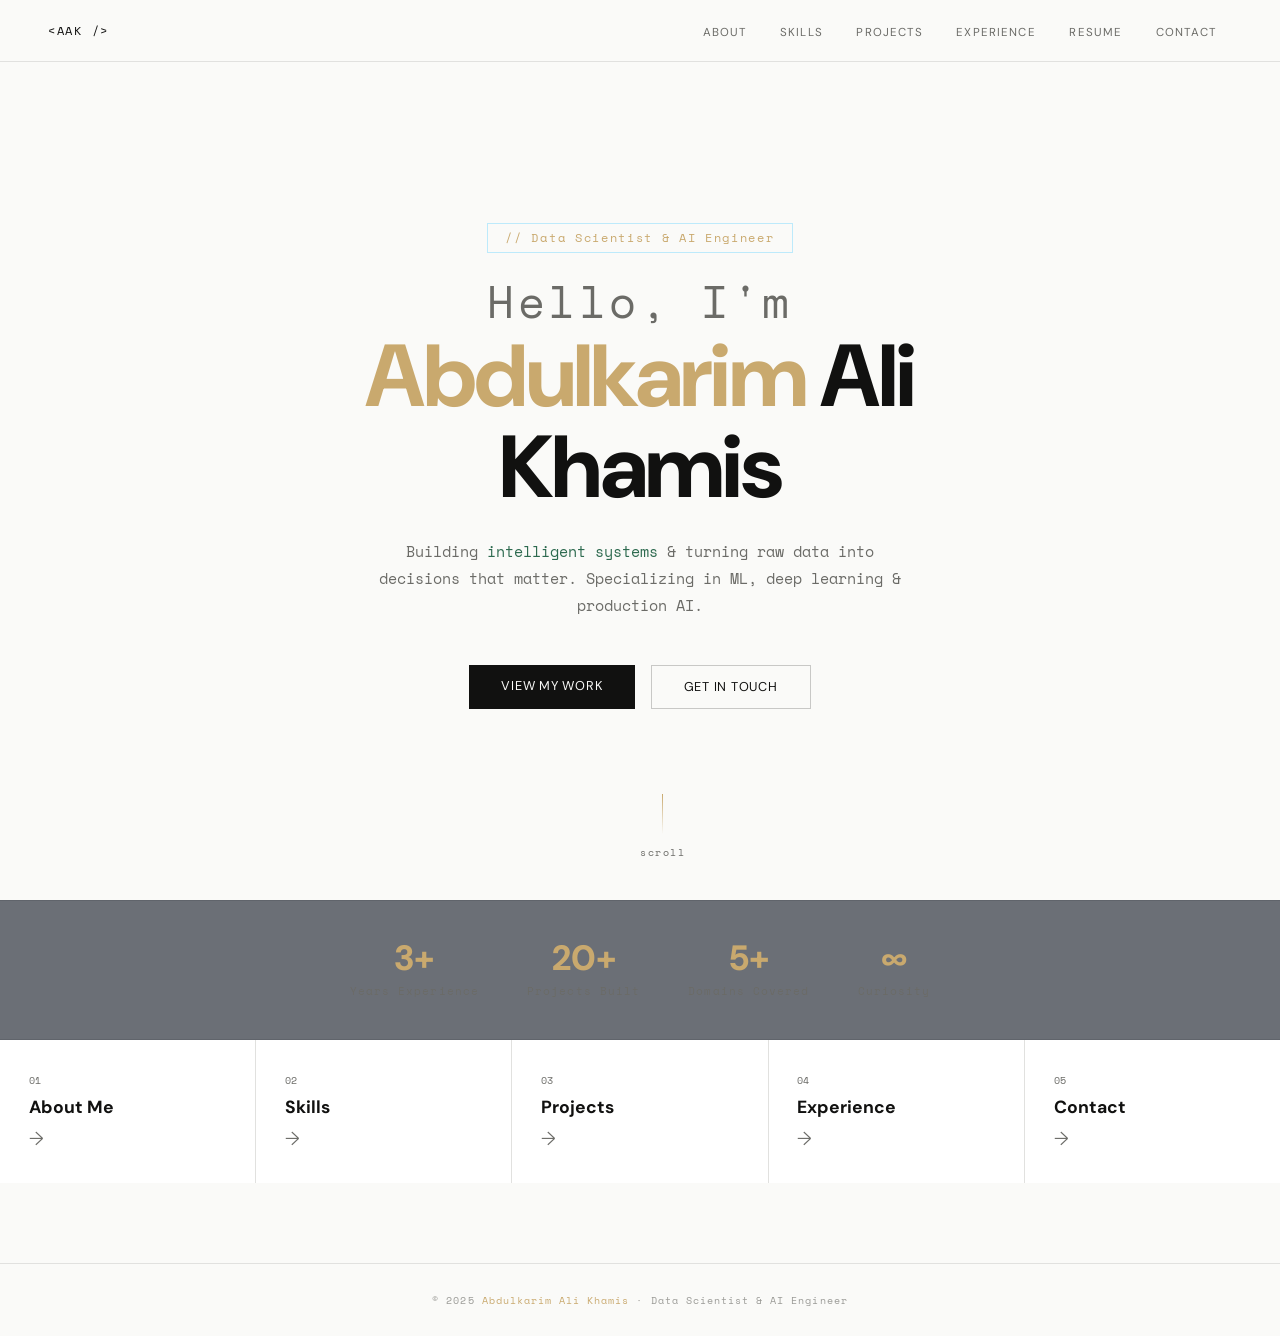
<file: index.html>
<!DOCTYPE html>
<html lang="en">
<head>
<meta charset="UTF-8" />
<meta name="viewport" content="width=device-width, initial-scale=1.0" />
<title>Abdulkarim Ali Khamis — Data Scientist & AI Engineer</title>
<link rel="stylesheet" href="style.css" />
<style>
  .hero {
    min-height: 100vh; display: flex; align-items: center; justify-content: center;
    text-align: center; padding: 6rem 3rem 4rem; position: relative;
  }
  .hero-tag {
    display: inline-block; font-family: var(--mono); font-size: 0.75rem;
    color: var(--accent); border: 1px solid rgba(99,210,255,0.4);
    padding: 0.35rem 1.1rem; letter-spacing: 0.14em; margin-bottom: 1.6rem;
  }
  .hero h1 {
    font-size: clamp(2.8rem, 7vw, 5.5rem); font-weight: 800;
    line-height: 1.04; letter-spacing: -0.03em; margin-bottom: 1rem;
  }
  .hero h1 .first { color: var(--muted); display: block; font-size: 0.5em; font-weight: 400; font-family: var(--mono); letter-spacing: 0.08em; margin-bottom: 0.4rem; }
  .hero h1 .name { display: block; }
  .name-ak { color: var(--accent); }
  .hero-sub {
    font-family: var(--mono); font-size: 0.95rem; color: var(--muted);
    margin: 1.5rem auto 2.8rem; max-width: 540px; line-height: 1.8;
  }
  .hero-sub .hl { color: var(--accent3); }
  .cta-row { display: flex; gap: 1rem; justify-content: center; flex-wrap: wrap; }
  .hero-scroll {
    position: absolute; bottom: 2.5rem; left: 50%; transform: translateX(-50%);
    font-family: var(--mono); font-size: 0.65rem; color: var(--muted);
    letter-spacing: 0.15em; display: flex; flex-direction: column; align-items: center; gap: 0.6rem;
    animation: fadeUp 1s 0.6s ease both;
  }
  .scroll-line {
    width: 1px; height: 40px;
    background: linear-gradient(to bottom, var(--accent), transparent);
    animation: pulse 2s infinite;
  }
  @keyframes pulse { 0%,100%{opacity:0.4} 50%{opacity:1} }

  /* QUICK STATS BAR */
  .stats-bar {
    display: flex; justify-content: center; gap: 3rem; flex-wrap: wrap;
    padding: 2.5rem 3rem; border-top: 1px solid var(--border);
    border-bottom: 1px solid var(--border);
    background: rgba(13,19,33,0.6);
  }
  .stat { text-align: center; }
  .stat-num { font-size: 2.2rem; font-weight: 800; color: var(--accent); display: block; line-height: 1; }
  .stat-label { font-family: var(--mono); font-size: 0.68rem; color: var(--muted); letter-spacing: 0.1em; margin-top: 0.4rem; display: block; }

  /* NAV CARDS */
  .nav-cards { display: grid; grid-template-columns: repeat(auto-fit, minmax(200px, 1fr)); gap: 1px; background: var(--border); margin-top: 0; }
  .nav-card {
    background: var(--card); padding: 2rem 1.8rem;
    text-decoration: none; color: var(--text);
    display: flex; flex-direction: column; gap: 0.5rem;
    transition: background 0.2s, color 0.2s;
    position: relative; overflow: hidden;
  }
  .nav-card::before {
    content: ''; position: absolute; bottom: 0; left: 0; right: 0; height: 2px;
    transform: scaleX(0); transform-origin: left;
    transition: transform 0.3s ease;
  }
  .nav-card:nth-child(1)::before { background: var(--accent); }
  .nav-card:nth-child(2)::before { background: var(--accent2); }
  .nav-card:nth-child(3)::before { background: var(--accent3); }
  .nav-card:nth-child(4)::before { background: #f59e0b; }
  .nav-card:nth-child(5)::before { background: #f87171; }
  .nav-card:hover::before { transform: scaleX(1); }
  .nav-card:hover { background: rgba(255,255,255,0.03); }
  .nav-card-num { font-family: var(--mono); font-size: 0.65rem; color: var(--muted); }
  .nav-card-title { font-size: 1.1rem; font-weight: 700; }
  .nav-card-arrow { font-size: 1.2rem; color: var(--muted); margin-top: auto; transition: color 0.2s, transform 0.2s; }
  .nav-card:hover .nav-card-arrow { color: var(--accent); transform: translateX(4px); }
</style>
</head>
<body>
<div class="grid-bg"></div>
<div class="glow"></div>

<nav>
  <a href="index.html" class="nav-logo active">&lt;AAK /&gt;</a>
  <ul class="nav-links">
    <li><a href="about.html">About</a></li>
    <li><a href="skills.html">Skills</a></li>
    <li><a href="projects.html">Projects</a></li>
    <li><a href="experience.html">Experience</a></li>
    <li><a href="resume.html">Resume</a></li>
    <li><a href="contact.html">Contact</a></li>
  </ul>
</nav>

<div class="hero">
  <div class="fade-up" style="max-width:780px;">
    <div class="hero-tag">// Data Scientist &amp; AI Engineer</div>
    <h1>
      <span class="first">Hello, I'm</span>
      <span class="name">
        <span class="name-ak">Abdulkarim</span> Ali Khamis
      </span>
    </h1>
    <p class="hero-sub fade-up-2">
      Building <span class="hl">intelligent systems</span> &amp; turning raw data into
      decisions that matter. Specializing in ML, deep learning &amp; production AI.
    </p>
    <div class="cta-row fade-up-3">
      <a href="projects.html" class="btn-primary">View My Work</a>
      <a href="contact.html" class="btn-ghost">Get In Touch</a>
    </div>
  </div>
  <div class="hero-scroll">
    <div class="scroll-line"></div>
    scroll
  </div>
</div>

<div class="stats-bar fade-up-4">
  <div class="stat"><span class="stat-num">3+</span><span class="stat-label">Years Experience</span></div>
  <div class="stat"><span class="stat-num">20+</span><span class="stat-label">Projects Built</span></div>
  <div class="stat"><span class="stat-num">5+</span><span class="stat-label">Domains Covered</span></div>
  <div class="stat"><span class="stat-num">∞</span><span class="stat-label">Curiosity</span></div>
</div>

<div class="nav-cards">
  <a href="about.html" class="nav-card">
    <span class="nav-card-num">01</span>
    <span class="nav-card-title">About Me</span>
    <span class="nav-card-arrow">→</span>
  </a>
  <a href="skills.html" class="nav-card">
    <span class="nav-card-num">02</span>
    <span class="nav-card-title">Skills</span>
    <span class="nav-card-arrow">→</span>
  </a>
  <a href="projects.html" class="nav-card">
    <span class="nav-card-num">03</span>
    <span class="nav-card-title">Projects</span>
    <span class="nav-card-arrow">→</span>
  </a>
  <a href="experience.html" class="nav-card">
    <span class="nav-card-num">04</span>
    <span class="nav-card-title">Experience</span>
    <span class="nav-card-arrow">→</span>
  </a>
  <a href="contact.html" class="nav-card">
    <span class="nav-card-num">05</span>
    <span class="nav-card-title">Contact</span>
    <span class="nav-card-arrow">→</span>
  </a>
</div>

<footer>
  <p>&copy; 2025 <span>Abdulkarim Ali Khamis</span> · Data Scientist &amp; AI Engineer</p>
</footer>
</body>
</html>
</file>
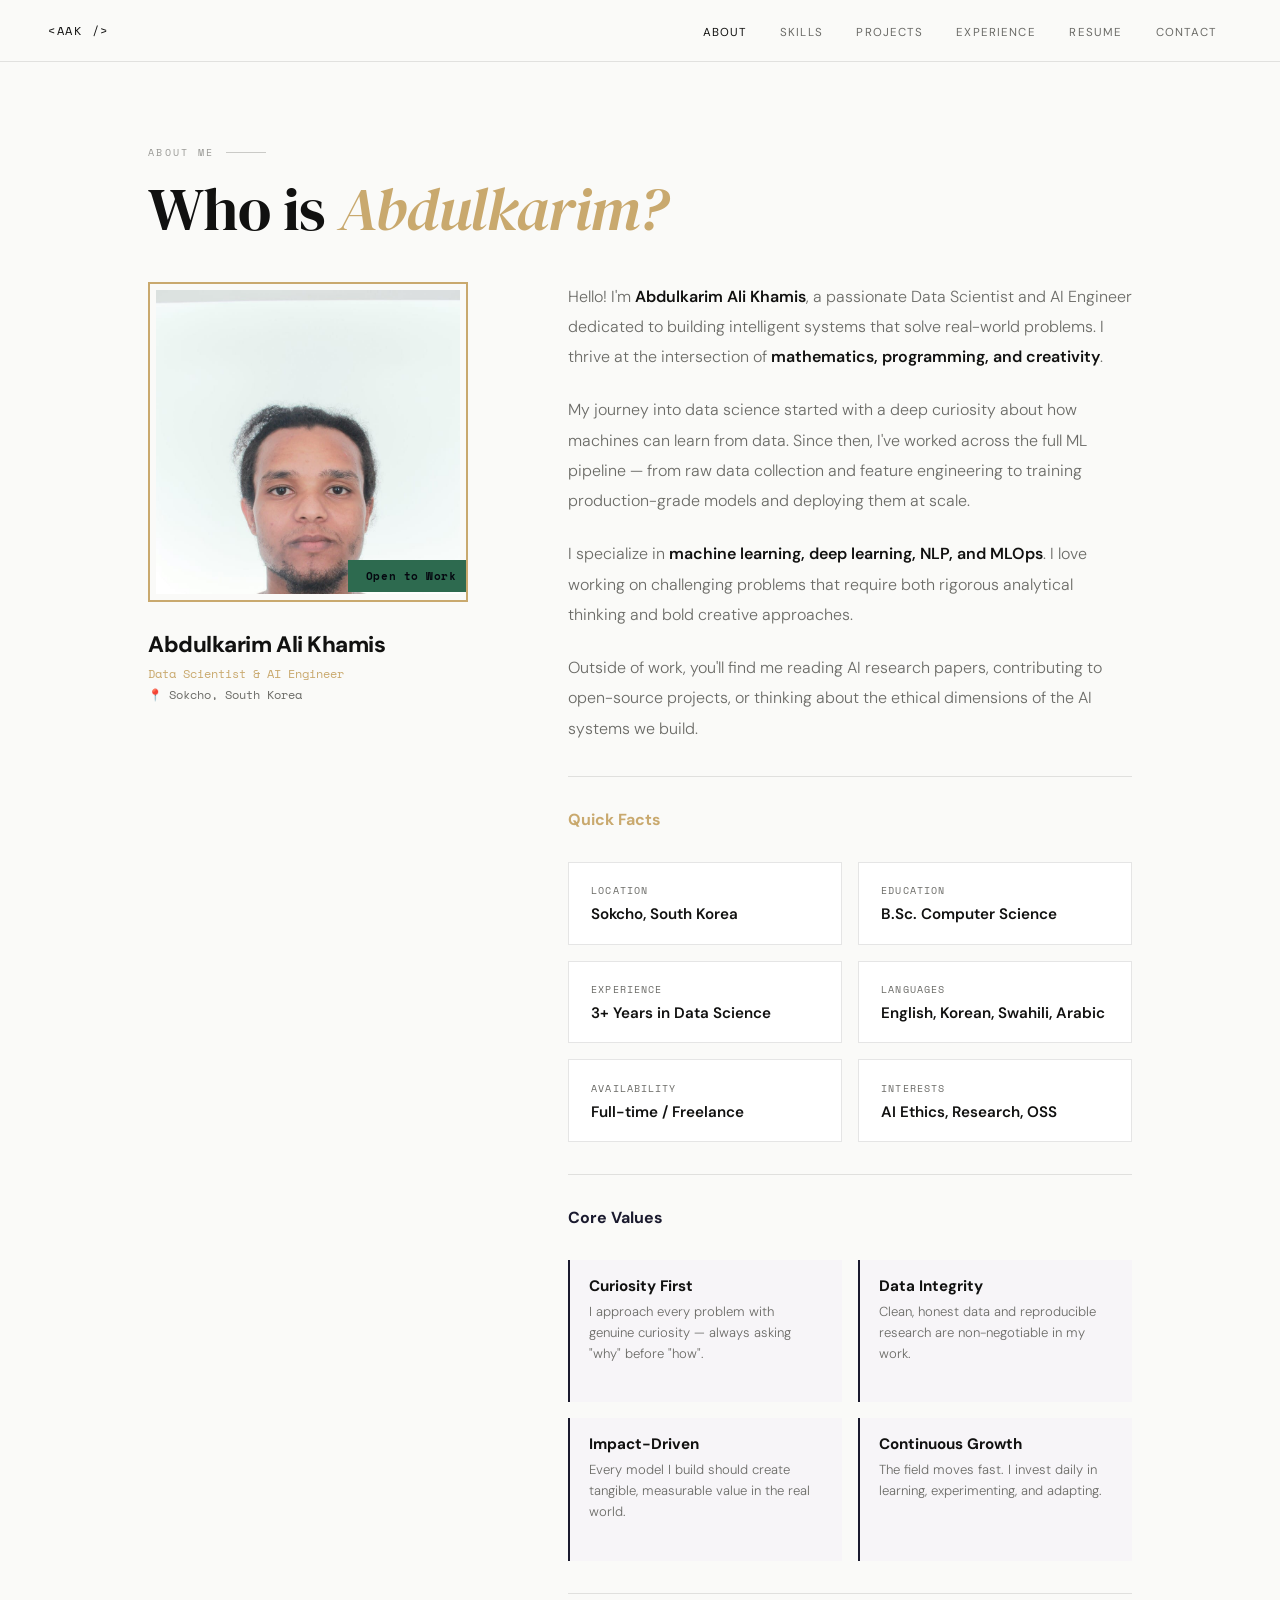
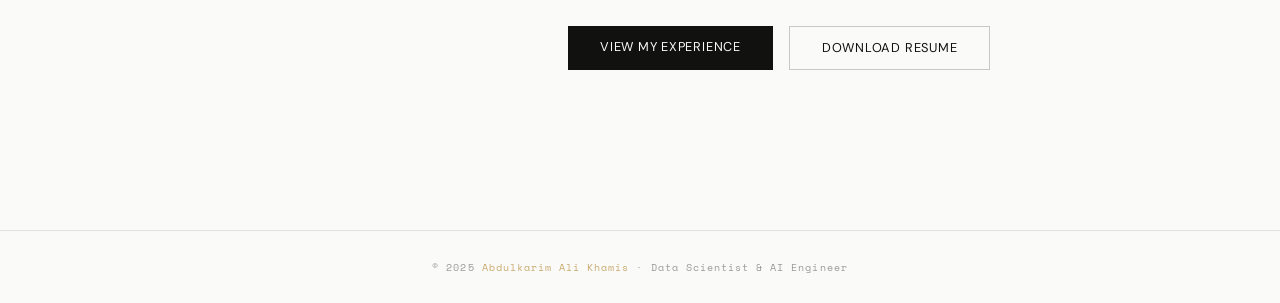
<file: about.html>
<!DOCTYPE html>
<html lang="en">
<head>
<meta charset="UTF-8" />
<meta name="viewport" content="width=device-width, initial-scale=1.0" />
<title>About — Abdulkarim Ali Khamis</title>
<link rel="stylesheet" href="style.css" />
<style>
  .about-grid { display: grid; grid-template-columns: 340px 1fr; gap: 5rem; align-items: start; }
  .avatar-wrap { position: sticky; top: 8rem; }
  .avatar-box {
    border: 2px solid var(--accent); padding: 6px;
    max-width: 320px; position: relative; aspect-ratio: 1; overflow: hidden;
  }
  .avatar-box img {
    width: 100%; height: 100%; object-fit: cover; object-position: center top; display: block;
  }
  .avatar-badge {
    position: absolute; bottom: 0.5rem; right: -0.5rem;
    background: var(--accent3); color: #050810;
    padding: 0.5rem 1.1rem; font-family: var(--mono); font-size: 0.68rem; font-weight: 700;
    letter-spacing: 0.05em; z-index: 2;
  }
  .avatar-name { margin-top: 1.8rem; font-size: 1.4rem; font-weight: 800; letter-spacing: -0.02em; }
  .avatar-role { font-family: var(--mono); font-size: 0.78rem; color: var(--accent); margin-top: 0.3rem; }
  .avatar-location { font-family: var(--mono); font-size: 0.72rem; color: var(--muted); margin-top: 0.2rem; }
  .about-text p { color: var(--muted); line-height: 1.9; margin-bottom: 1.4rem; font-size: 1rem; }
  .about-text p strong { color: var(--text); font-weight: 600; }
  .divider { border: none; border-top: 1px solid var(--border); margin: 2rem 0; }
  .quick-facts { display: grid; grid-template-columns: 1fr 1fr; gap: 1rem; margin-top: 2rem; }
  .fact-item { background: var(--card); border: 1px solid var(--border); padding: 1.2rem 1.4rem; }
  .fact-label { font-family: var(--mono); font-size: 0.65rem; color: var(--muted); letter-spacing: 0.1em; text-transform: uppercase; margin-bottom: 0.4rem; }
  .fact-value { font-size: 0.95rem; font-weight: 600; color: var(--text); }
  .values-grid { display: grid; grid-template-columns: 1fr 1fr; gap: 1rem; margin-top: 2rem; }
  .value-card { border-left: 2px solid var(--accent2); padding: 1rem 1.2rem; background: rgba(167,139,250,0.04); }
  .value-card h4 { font-size: 0.95rem; font-weight: 700; margin-bottom: 0.3rem; }
  .value-card p { font-size: 0.82rem; color: var(--muted); line-height: 1.6; }
  @media (max-width: 860px) {
    .about-grid { grid-template-columns: 1fr; gap: 2.5rem; }
    .avatar-wrap { position: static; }
    .avatar-box { max-width: 220px; }
    .quick-facts, .values-grid { grid-template-columns: 1fr; }
  }
</style>
</head>
<body>
<div class="grid-bg"></div>
<div class="glow"></div>
<nav>
  <a href="index.html" class="nav-logo">&lt;AAK /&gt;</a>
  <ul class="nav-links">
    <li><a href="about.html" class="active">About</a></li>
    <li><a href="skills.html">Skills</a></li>
    <li><a href="projects.html">Projects</a></li>
    <li><a href="experience.html">Experience</a></li>
    <li><a href="resume.html">Resume</a></li>
    <li><a href="contact.html">Contact</a></li>
  </ul>
</nav>
<div class="page">
  <div class="section-label fade-up">About me</div>
  <h1 class="section-title fade-up-2">Who is <em>Abdulkarim?</em></h1>
  <div class="about-grid">
    <div class="avatar-wrap fade-up-3">
      <div class="avatar-box">
        <img src="photo.jpg" alt="Abdulkarim Ali Khamis" />
        <div class="avatar-badge">Open to Work</div>
      </div>
      <div class="avatar-name">Abdulkarim Ali Khamis</div>
      <div class="avatar-role">Data Scientist &amp; AI Engineer</div>
      <div class="avatar-location">📍 Sokcho, South Korea</div>
    </div>
    <div class="about-text fade-up-4">
      <p>Hello! I'm <strong>Abdulkarim Ali Khamis</strong>, a passionate Data Scientist and AI Engineer dedicated to building intelligent systems that solve real-world problems. I thrive at the intersection of <strong>mathematics, programming, and creativity</strong>.</p>
      <p>My journey into data science started with a deep curiosity about how machines can learn from data. Since then, I've worked across the full ML pipeline — from raw data collection and feature engineering to training production-grade models and deploying them at scale.</p>
      <p>I specialize in <strong>machine learning, deep learning, NLP, and MLOps</strong>. I love working on challenging problems that require both rigorous analytical thinking and bold creative approaches.</p>
      <p>Outside of work, you'll find me reading AI research papers, contributing to open-source projects, or thinking about the ethical dimensions of the AI systems we build.</p>
      <hr class="divider" />
      <h3 style="font-size:1rem; font-weight:700; margin-bottom:1rem; color:var(--accent);">Quick Facts</h3>
      <div class="quick-facts">
        <div class="fact-item"><div class="fact-label">Location</div><div class="fact-value">Sokcho, South Korea</div></div>
        <div class="fact-item"><div class="fact-label">Education</div><div class="fact-value">B.Sc. Computer Science</div></div>
        <div class="fact-item"><div class="fact-label">Experience</div><div class="fact-value">3+ Years in Data Science</div></div>
        <div class="fact-item"><div class="fact-label">Languages</div><div class="fact-value">English, Korean, Swahili, Arabic</div></div>
        <div class="fact-item"><div class="fact-label">Availability</div><div class="fact-value">Full-time / Freelance</div></div>
        <div class="fact-item"><div class="fact-label">Interests</div><div class="fact-value">AI Ethics, Research, OSS</div></div>
      </div>
      <hr class="divider" />
      <h3 style="font-size:1rem; font-weight:700; margin-bottom:1rem; color:var(--accent2);">Core Values</h3>
      <div class="values-grid">
        <div class="value-card"><h4>Curiosity First</h4><p>I approach every problem with genuine curiosity — always asking "why" before "how".</p></div>
        <div class="value-card"><h4>Data Integrity</h4><p>Clean, honest data and reproducible research are non-negotiable in my work.</p></div>
        <div class="value-card"><h4>Impact-Driven</h4><p>Every model I build should create tangible, measurable value in the real world.</p></div>
        <div class="value-card"><h4>Continuous Growth</h4><p>The field moves fast. I invest daily in learning, experimenting, and adapting.</p></div>
      </div>
      <hr class="divider" />
      <div style="display:flex; gap:1rem; flex-wrap:wrap;">
        <a href="experience.html" class="btn-primary">View My Experience</a>
        <a href="resume.html" class="btn-ghost">Download Resume</a>
      </div>
    </div>
  </div>
</div>
<footer><p>&copy; 2025 <span>Abdulkarim Ali Khamis</span> · Data Scientist &amp; AI Engineer</p></footer>
</body>
</html>
</file>
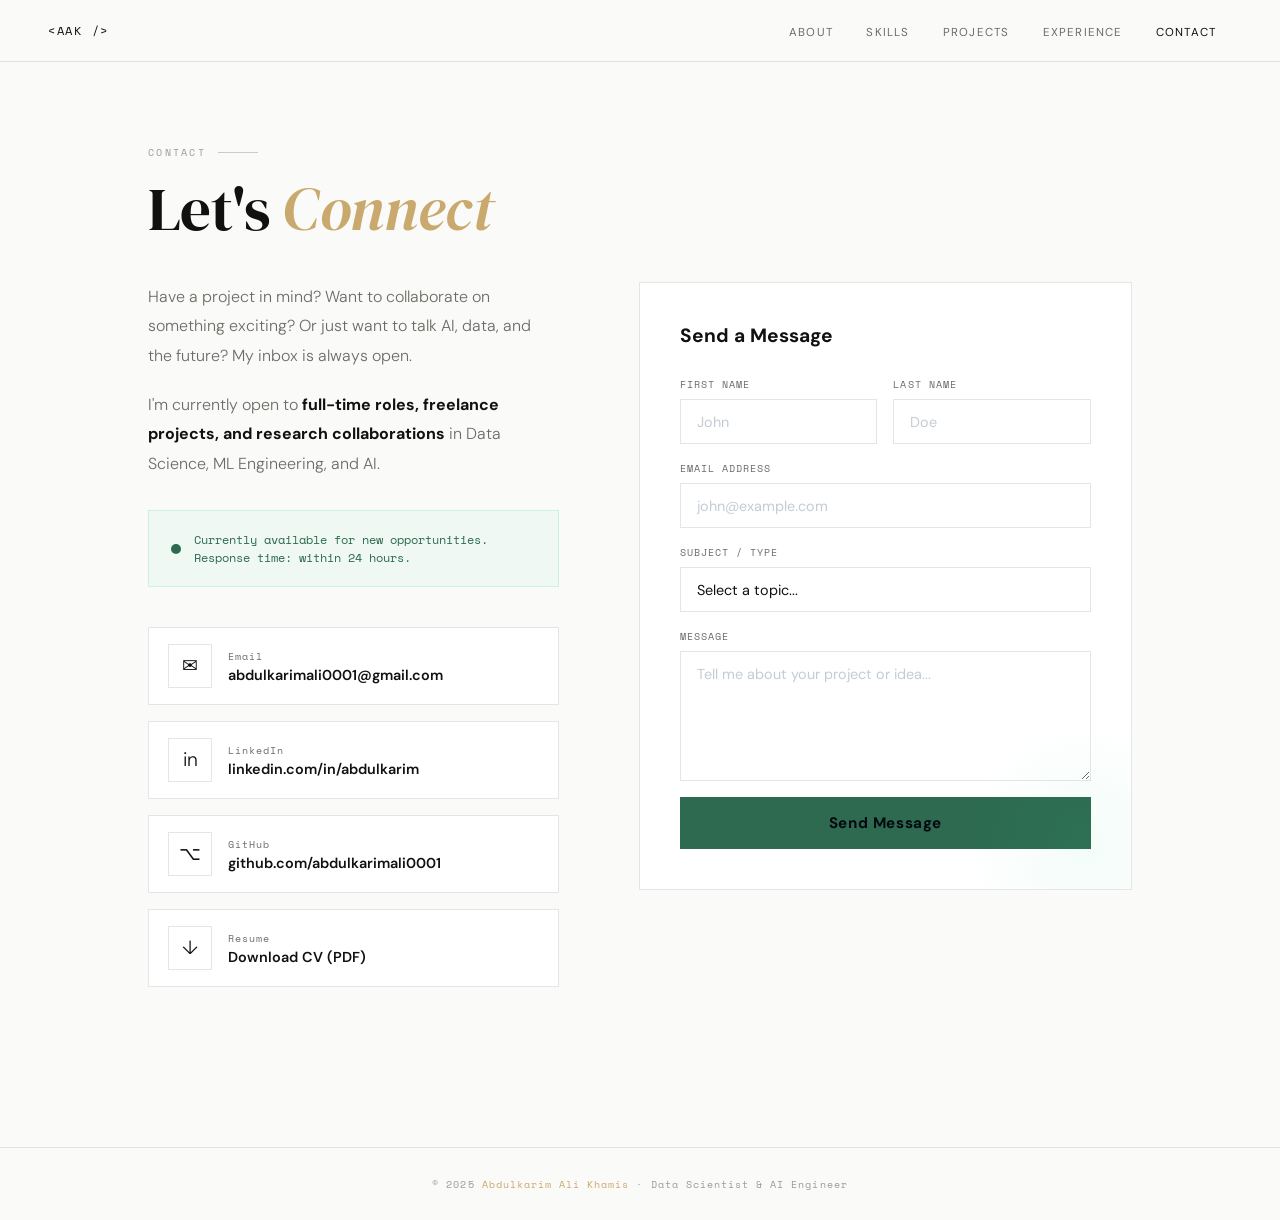
<file: contact.html>
<!DOCTYPE html>
<html lang="en">
<head>
<meta charset="UTF-8" />
<meta name="viewport" content="width=device-width, initial-scale=1.0" />
<title>Contact — Abdulkarim Ali Khamis</title>
<link rel="stylesheet" href="style.css" />
<style>
  .contact-grid {
    display: grid; grid-template-columns: 1fr 1.2fr; gap: 5rem; align-items: start;
  }
  .contact-intro p { color: var(--muted); line-height: 1.85; font-size: 1rem; margin-bottom: 1.2rem; }

  .contact-links { display: flex; flex-direction: column; gap: 1rem; margin-top: 2rem; }
  .contact-link {
    display: flex; align-items: center; gap: 1rem;
    text-decoration: none; color: var(--text); padding: 1rem 1.2rem;
    border: 1px solid var(--border); background: var(--card);
    transition: border-color 0.2s, transform 0.2s;
  }
  .contact-link:hover { transform: translateX(6px); }
  .contact-link.cl1:hover { border-color: var(--accent); }
  .contact-link.cl2:hover { border-color: var(--accent2); }
  .contact-link.cl3:hover { border-color: var(--accent3); }
  .contact-link.cl4:hover { border-color: #f59e0b; }

  .cl-icon {
    width: 44px; height: 44px; display: flex; align-items: center; justify-content: center;
    font-size: 1.2rem; flex-shrink: 0;
    border: 1px solid var(--border);
  }
  .cl-info {}
  .cl-label { font-family: var(--mono); font-size: 0.65rem; color: var(--muted); letter-spacing: 0.1em; margin-bottom: 0.15rem; }
  .cl-value { font-size: 0.9rem; font-weight: 600; }

  /* FORM */
  .contact-form-wrap {
    background: var(--card); border: 1px solid var(--border); padding: 2.5rem;
    position: relative; overflow: hidden;
  }
  .contact-form-wrap::before {
    content: ''; position: absolute; bottom: -80px; right: -80px; width: 250px; height: 250px;
    border-radius: 50%;
    background: radial-gradient(circle, rgba(52,211,153,0.06), transparent 70%);
    pointer-events: none;
  }
  .form-title { font-size: 1.2rem; font-weight: 700; margin-bottom: 1.8rem; }
  .form-row { display: grid; grid-template-columns: 1fr 1fr; gap: 1rem; }
  .form-group { display: flex; flex-direction: column; gap: 0.4rem; margin-bottom: 1rem; }
  .form-group label { font-family: var(--mono); font-size: 0.65rem; color: var(--muted); letter-spacing: 0.1em; text-transform: uppercase; }
  .form-group input,
  .form-group textarea,
  .form-group select {
    background: rgba(255,255,255,0.03); border: 1px solid var(--border);
    padding: 0.8rem 1rem; color: var(--text); font-family: var(--sans); font-size: 0.9rem;
    outline: none; transition: border-color 0.2s; width: 100%;
    -webkit-appearance: none;
  }
  .form-group input:focus,
  .form-group textarea:focus,
  .form-group select:focus { border-color: var(--accent3); }
  .form-group input::placeholder,
  .form-group textarea::placeholder { color: rgba(136,153,170,0.5); }
  .form-group textarea { resize: vertical; min-height: 130px; }
  .form-group select option { background: #111827; }

  .submit-btn {
    width: 100%; background: var(--accent3); color: #050810;
    border: none; padding: 1rem 2rem; font-family: var(--sans);
    font-weight: 700; font-size: 0.95rem; cursor: pointer;
    transition: opacity 0.2s, transform 0.2s; letter-spacing: 0.04em;
  }
  .submit-btn:hover { opacity: 0.85; transform: translateY(-2px); }

  .availability-box {
    background: rgba(52,211,153,0.05); border: 1px solid rgba(52,211,153,0.2);
    padding: 1.2rem 1.4rem; margin-top: 2rem; display: flex; gap: 0.8rem; align-items: center;
  }
  .avail-dot { width: 10px; height: 10px; border-radius: 50%; background: var(--accent3); flex-shrink: 0; animation: blink 2s infinite; }
  @keyframes blink { 0%,100%{opacity:1} 50%{opacity:0.3} }
  .avail-text { font-family: var(--mono); font-size: 0.75rem; color: var(--accent3); line-height: 1.5; }

  @media (max-width: 860px) {
    .contact-grid { grid-template-columns: 1fr; gap: 3rem; }
    .form-row { grid-template-columns: 1fr; }
  }
</style>
</head>
<body>
<div class="grid-bg"></div>
<div class="glow"></div>

<nav>
  <a href="index.html" class="nav-logo">&lt;AAK /&gt;</a>
  <ul class="nav-links">
    <li><a href="about.html">About</a></li>
    <li><a href="skills.html">Skills</a></li>
    <li><a href="projects.html">Projects</a></li>
    <li><a href="experience.html">Experience</a></li>
    <li><a href="contact.html" class="active">Contact</a></li>
  </ul>
</nav>

<div class="page">
  <div class="section-label fade-up">Contact</div>
  <h1 class="section-title fade-up-2">Let's <em>Connect</em></h1>

  <div class="contact-grid">

    <div class="contact-intro fade-up-3">
      <p>Have a project in mind? Want to collaborate on something exciting? Or just want to talk AI, data, and the future? My inbox is always open.</p>
      <p>I'm currently open to <strong style="color:var(--text)">full-time roles, freelance projects, and research collaborations</strong> in Data Science, ML Engineering, and AI.</p>

      <div class="availability-box">
        <div class="avail-dot"></div>
        <div class="avail-text">
          Currently available for new opportunities.<br>
          Response time: within 24 hours.
        </div>
      </div>

      <div class="contact-links" style="margin-top:2.5rem;">
        <a href="mailto:abdulkarimali0001@gmail.com" class="contact-link cl1">
          <div class="cl-icon">✉</div>
          <div class="cl-info">
            <div class="cl-label">Email</div>
            <div class="cl-value">abdulkarimali0001@gmail.com</div>
          </div>
        </a>
        <a href="https://linkedin.com/in/abdulkarim" target="_blank" class="contact-link cl2">
          <div class="cl-icon">in</div>
          <div class="cl-info">
            <div class="cl-label">LinkedIn</div>
            <div class="cl-value">linkedin.com/in/abdulkarim</div>
          </div>
        </a>
        <a href="https://github.com/abdulkarimali0001" target="_blank" class="contact-link cl3">
          <div class="cl-icon">⌥</div>
          <div class="cl-info">
            <div class="cl-label">GitHub</div>
            <div class="cl-value">github.com/abdulkarimali0001</div>
          </div>
        </a>
        <a href="resume.html" class="contact-link cl4">
          <div class="cl-icon">↓</div>
          <div class="cl-info">
            <div class="cl-label">Resume</div>
            <div class="cl-value">Download CV (PDF)</div>
          </div>
        </a>
      </div>
    </div>

    <div class="fade-up-4">
      <div class="contact-form-wrap">
        <div class="form-title">Send a Message</div>
        <form action="https://formspree.io/f/xaqagddk" method="POST">
        <div class="form-row">
          <div class="form-group">
            <label>First Name</label>
            <input type="text" name="firstName" placeholder="John" />
          </div>
          <div class="form-group">
            <label>Last Name</label>
            <input type="text" name="lastName" placeholder="Doe" />
          </div>
        </div>
        <div class="form-group">
          <label>Email Address</label>
          <input type="email" name="email" placeholder="john@example.com" />
        </div>
        <div class="form-group">
          <label>Subject / Type</label>
          <select name="subject">
            <option value="">Select a topic...</option>
            <option>Job Opportunity</option>
            <option>Freelance Project</option>
            <option>Research Collaboration</option>
            <option>General Inquiry</option>
          </select>
        </div>
        <div class="form-group">
          <label>Message</label>
          <textarea name="message" placeholder="Tell me about your project or idea..."></textarea>
        </div>
        <button type="submit" class="submit-btn">
          Send Message
        </button>
        </form>
      </div>
    </div>

  </div>
</div>

<footer>
  <p>&copy; 2025 <span>Abdulkarim Ali Khamis</span> · Data Scientist &amp; AI Engineer</p>
</footer>
</body>
</html>
</file>
<file: style.css>
@import url('https://fonts.googleapis.com/css2?family=DM+Serif+Display:ital@0;1&family=DM+Sans:wght@300;400;500&family=Space+Mono:wght@400;700&display=swap');

*, *::before, *::after { box-sizing: border-box; margin: 0; padding: 0; }

:root {
  --bg: #fafaf8;
  --surface: #f2f1ee;
  --card: #ffffff;
  --border: rgba(0,0,0,0.1);
  --border-strong: rgba(0,0,0,0.2);
  --accent: #c9a96e;
  --accent2: #1a1a2e;
  --accent3: #2d6a4f;
  --text: #111110;
  --muted: #6b6b67;
  --subtle: #9a9a96;
  --mono: 'Space Mono', monospace;
  --sans: 'DM Sans', sans-serif;
  --serif: 'DM Serif Display', serif;
}

html { scroll-behavior: smooth; }
body {
  background: var(--bg);
  color: var(--text);
  font-family: var(--sans);
  font-weight: 300;
  overflow-x: hidden;
  min-height: 100vh;
  -webkit-font-smoothing: antialiased;
}

/* NAV */
nav {
  position: fixed; top: 0; left: 0; right: 0; z-index: 100;
  display: flex; justify-content: space-between; align-items: center;
  padding: 1.25rem 3rem;
  background: rgba(250,250,248,0.95);
  backdrop-filter: blur(12px);
  border-bottom: 1px solid var(--border);
}
.nav-logo {
  font-family: var(--mono); font-size: 0.78rem;
  color: var(--text); letter-spacing: 0.14em;
  text-decoration: none; text-transform: uppercase;
}
.nav-links { display: flex; gap: 0.1rem; list-style: none; }
.nav-links a {
  font-size: 0.72rem; color: var(--muted); text-decoration: none;
  letter-spacing: 0.1em; text-transform: uppercase; font-weight: 400;
  padding: 0.4rem 1rem;
  transition: color 0.2s;
}
.nav-links a:hover { color: var(--text); }
.nav-links a.active { color: var(--text); }

/* PAGE WRAPPER */
.page { padding: 9rem 3rem 5rem; max-width: 1080px; margin: 0 auto; }

/* SECTION LABEL */
.section-label {
  font-family: var(--mono); font-size: 0.65rem; color: var(--subtle);
  letter-spacing: 0.22em; text-transform: uppercase; margin-bottom: 1rem;
  display: flex; align-items: center; gap: 0.75rem;
}
.section-label::after {
  content: ''; display: block; height: 1px; width: 40px;
  background: var(--subtle); opacity: 0.5;
}
.section-title {
  font-family: var(--serif);
  font-size: clamp(2.4rem, 5vw, 3.8rem); font-weight: 400;
  line-height: 1.08; letter-spacing: -0.01em; margin-bottom: 2.5rem;
  color: var(--text);
}
.section-title em { font-style: italic; color: var(--accent); }

/* BUTTONS */
.btn-primary {
  display: inline-block;
  background: var(--text); color: var(--bg); padding: 0.8rem 2rem;
  font-family: var(--sans); font-weight: 400; font-size: 0.8rem;
  text-decoration: none; letter-spacing: 0.06em; text-transform: uppercase;
  transition: opacity 0.2s, transform 0.2s;
}
.btn-primary:hover { opacity: 0.75; transform: translateY(-1px); }
.btn-ghost {
  display: inline-block;
  border: 1px solid var(--border-strong); color: var(--text); padding: 0.8rem 2rem;
  font-family: var(--sans); font-weight: 400; font-size: 0.8rem;
  text-decoration: none; letter-spacing: 0.06em; text-transform: uppercase;
  transition: border-color 0.2s, background 0.2s, transform 0.2s;
}
.btn-ghost:hover {
  border-color: var(--text); background: var(--text);
  color: var(--bg); transform: translateY(-1px);
}

/* CARD */
.card {
  background: var(--card);
  border: 1px solid var(--border);
  border-top: 2px solid var(--text);
  padding: 2rem 2rem 2.5rem;
  transition: border-top-color 0.25s, transform 0.25s;
}
.card:hover {
  border-top-color: var(--accent);
  transform: translateY(-3px);
}

/* DIVIDER */
hr {
  border: none; border-top: 1px solid var(--border);
  margin: 3rem 0;
}

/* ANIMATIONS */
@keyframes fadeUp {
  from { opacity: 0; transform: translateY(18px); }
  to   { opacity: 1; transform: translateY(0); }
}
.fade-up   { animation: fadeUp 0.65s cubic-bezier(0.22,1,0.36,1) both; }
.fade-up-2 { animation: fadeUp 0.65s 0.1s  cubic-bezier(0.22,1,0.36,1) both; }
.fade-up-3 { animation: fadeUp 0.65s 0.2s  cubic-bezier(0.22,1,0.36,1) both; }
.fade-up-4 { animation: fadeUp 0.65s 0.3s  cubic-bezier(0.22,1,0.36,1) both; }

/* FOOTER */
footer {
  border-top: 1px solid var(--border); text-align: center;
  padding: 1.75rem 3rem; font-family: var(--mono);
  font-size: 0.65rem; color: var(--subtle); letter-spacing: 0.1em;
  margin-top: 5rem;
}
footer span { color: var(--accent); }

/* RESPONSIVE */
@media (max-width: 768px) {
  nav { padding: 1rem 1.4rem; }
  .nav-links a { padding: 0.35rem 0.6rem; font-size: 0.68rem; }
  .page { padding: 6.5rem 1.4rem 3rem; }
}
</file>
